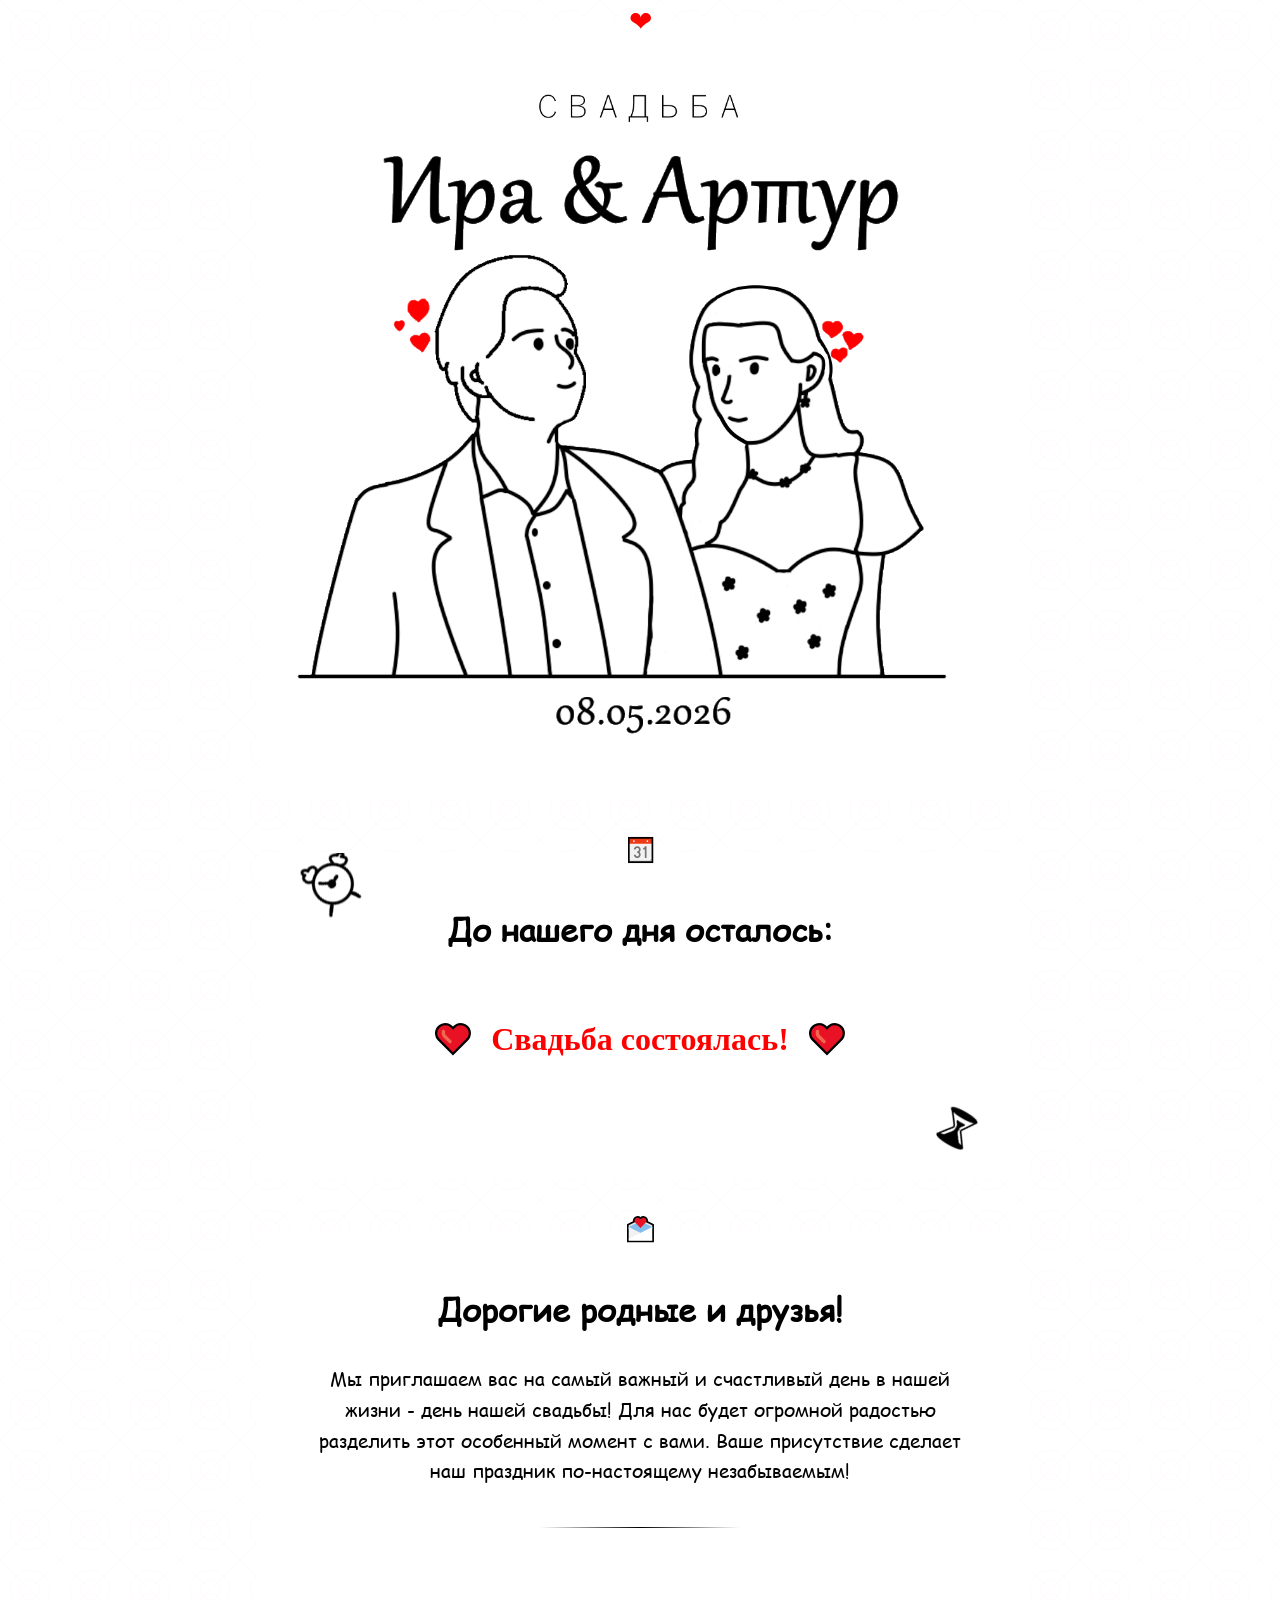
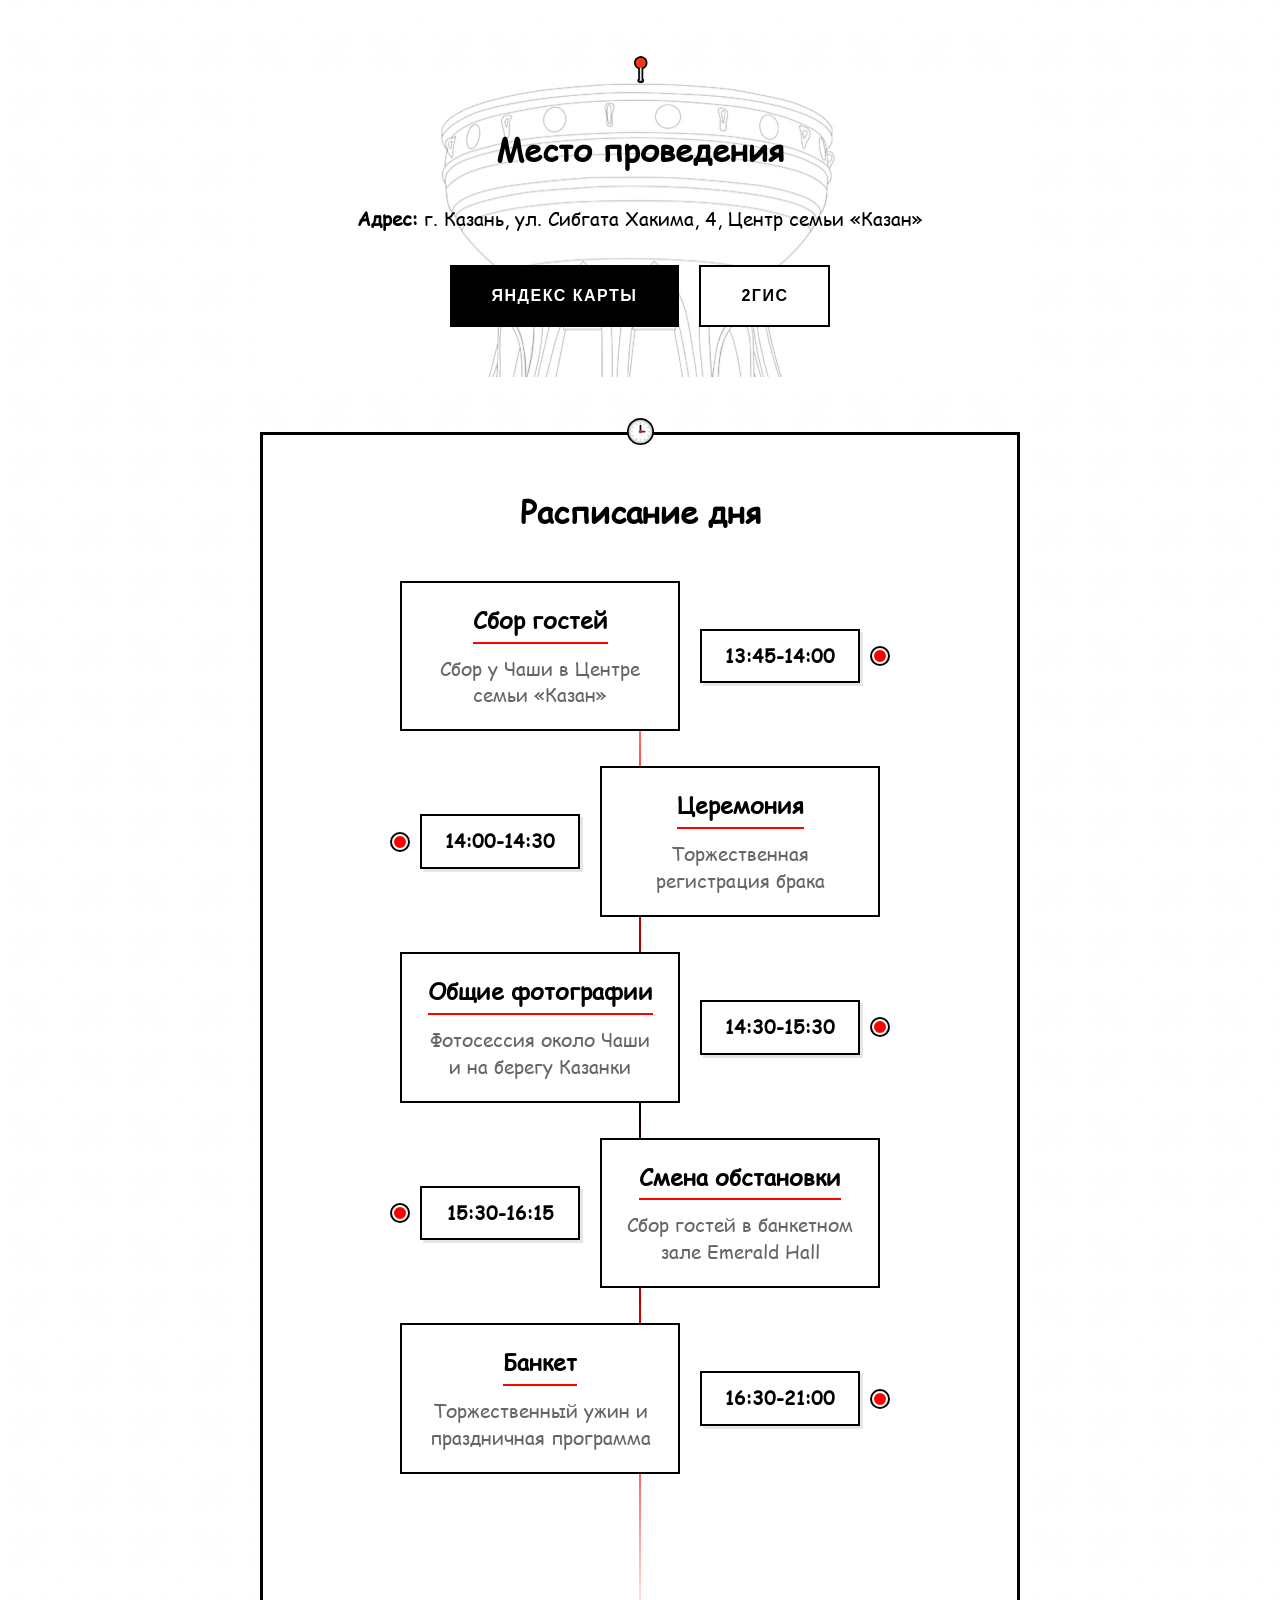
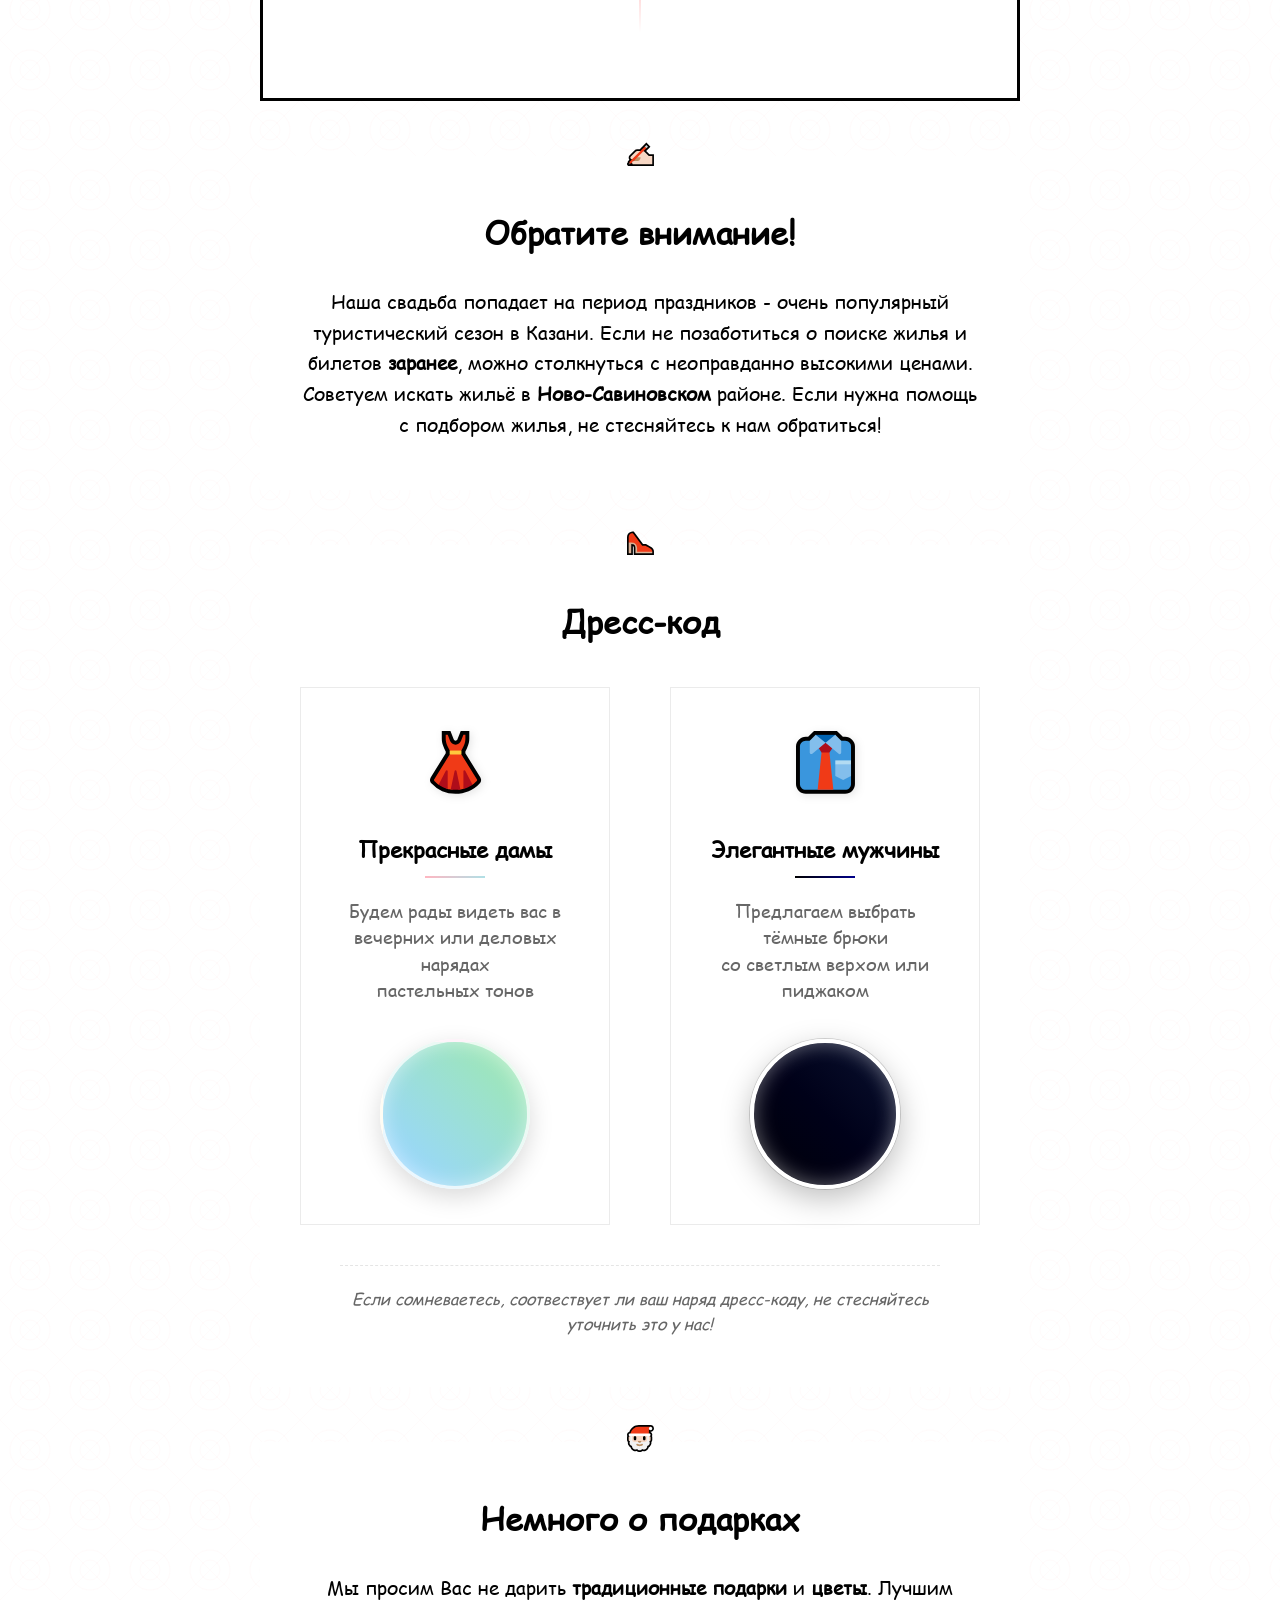
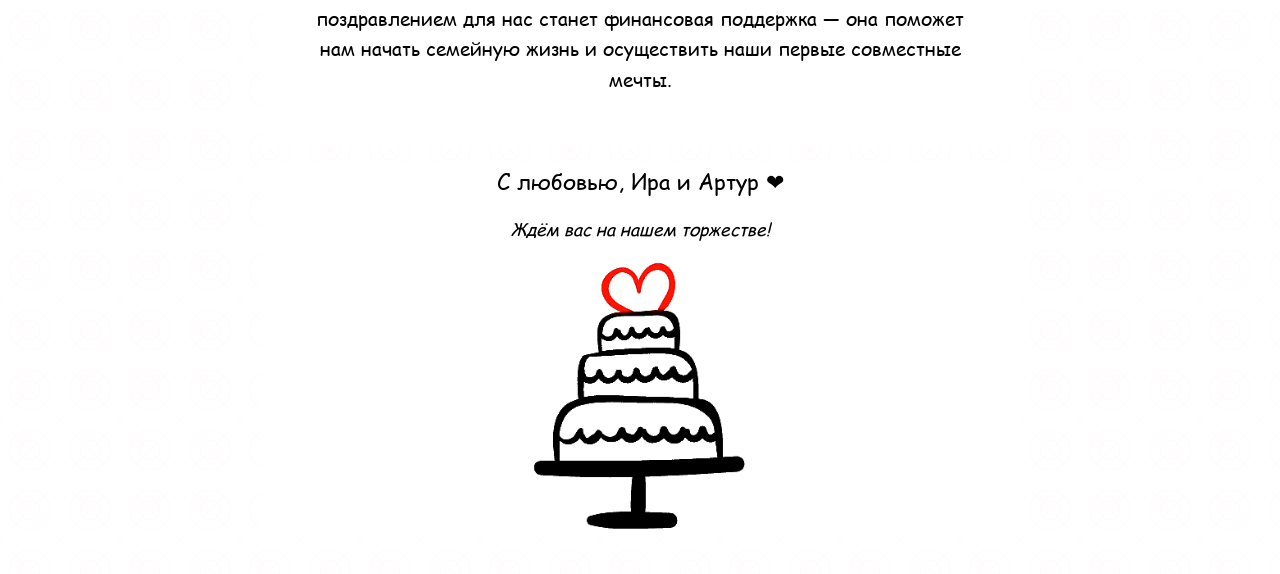
<file: index.html>
<!DOCTYPE html>
<html lang="ru">
<head>
    <meta charset="UTF-8">
    <meta name="viewport" content="width=device-width, initial-scale=1.0">
    <meta name="color-scheme" content="light">
    <meta name="theme-color" content="#ffffff">
    <title>Свадьба Иры и Артура</title>
    <link rel="icon" type="image/x-icon" href="static/images/favicon.ico">
    <link rel="stylesheet" href="static/css/style.css">
</head>
<body>
    <div class="container">
        <!-- 1. Заголовок с именами, фото и датой -->
        <section class="section header">
            <img src="static/images/wedding.png" alt="Ира и Артур" class="couple-photo">
        </section>

        <!-- 2. Обратный отсчет -->
        <section class="section countdown">
            <h2>До нашего дня осталось:</h2>
            <div class="countdown-container" id="countdown">
                <div class="countdown-item">
                    <span class="countdown-number" id="days">0</span>
                    <span class="countdown-label">дней</span>
                </div>
                <span class="countdown-separator">:</span>
                <div class="countdown-item">
                    <span class="countdown-number" id="hours">0</span>
                    <span class="countdown-label">часов</span>
                </div>
                <span class="countdown-separator">:</span>
                <div class="countdown-item">
                    <span class="countdown-number" id="minutes">0</span>
                    <span class="countdown-label">минут</span>
                </div>
                <span class="countdown-separator">:</span>
                <div class="countdown-item">
                    <span class="countdown-number" id="seconds">0</span>
                    <span class="countdown-label">секунд</span>
                </div>
            </div>
        </section>

        <!-- 3. Приветственные слова -->
        <section class="section welcome">
            <h2>Дорогие родные и друзья!</h2>
            <p>Мы приглашаем вас на самый важный и счастливый день в нашей жизни - день нашей свадьбы! Для нас будет огромной радостью разделить этот особенный момент с вами.
            Ваше присутствие сделает наш праздник по-настоящему незабываемым!</p>
            <div class="decorative-line"></div>
            <p style="font-style: italic; color: #666; font-family: 'Cormorant Garamond', serif;">
            </p>
        </section>

        <!-- 4. Адрес и карты -->
        <section class="section location">
            <h2>Место проведения</h2>
            <p><strong>Адрес:</strong> г. Казань, ул. Сибгата Хакима, 4, Центр семьи «Казан»</p>
            <div class="map-buttons">
                <a href="https://yandex.ru/maps/org/glavny_dvorets_brakosochetaniy/121605745308/?ll=49.108273%2C55.812818&z=17" class="btn" target="_blank">Яндекс Карты</a>
                <a href="https://2gis.ru/kazan/geo/2956122910690198" class="btn btn-outline" target="_blank">2ГИС</a>
            </div>
        </section>

        <!-- 5. Тайминг -->
        <section class="section schedule">
            <h2>Расписание дня</h2>
            <div class="timeline">
                <div class="timeline-item">
                    <div class="timeline-time">13:45-14:00</div>
                    <div class="timeline-content">
                        <h4>Сбор гостей</h4>
                        <p>Сбор у Чаши в Центре семьи «Казан»</p>
                    </div>
                </div>
                <div class="timeline-item">
                    <div class="timeline-time">14:00-14:30</div>
                    <div class="timeline-content">
                        <h4>Церемония</h4>
                        <p>Торжественная регистрация брака</p>
                    </div>
                </div>
                <div class="timeline-item">
                    <div class="timeline-time">14:30-15:30</div>
                    <div class="timeline-content">
                        <h4>Общие фотографии</h4>
                        <p>Фотосессия около Чаши и на берегу Казанки</p>
                    </div>
                </div>
                <div class="timeline-item">
                    <div class="timeline-time">15:30-16:15</div>
                    <div class="timeline-content">
                        <h4>Смена обстановки</h4>
                        <p>Сбор гостей в банкетном зале Emerald Hall</p>
                    </div>
                </div>
                <div class="timeline-item">
                    <div class="timeline-time">16:30-21:00</div>
                    <div class="timeline-content">
                        <h4>Банкет</h4>
                        <p>Торжественный ужин и праздничная программа</p>
                    </div>
                </div>
                <div class="timeline-item">
                    <div class="timeline-time">21:00-22:30</div>
                    <div class="timeline-content">
                        <h4>Дискотека</h4>
                        <p>Танцы до самой ночи!</p>
                    </div>
                </div>
            </div>
        </section>

        <!-- 6. Ваш текст -->
        <section class="section wishes">
            <h2>Обратите внимание!</h2>
            <p>Наша свадьба попадает на период праздников - очень популярный туристический сезон в Казани. Если не позаботиться о поиске жилья и билетов <b>заранее</b>, можно столкнуться с неоправданно высокими ценами.
            Советуем искать жильё в <b>Ново-Савиновском</b> районе. Если нужна помощь с подбором жилья, не стесняйтесь к нам обратиться!</p>
        </section>

        <!-- 7. Дресс-код -->
        <section class="section dresscode">
            <h2>Дресс-код</h2>
            <div class="dresscode-container">
                <!-- Для женщин -->
                <div class="dresscode-side women">
                    <div class="dresscode-icon">👗</div>
                    <h3>Прекрасные дамы</h3>
                    <p class="dresscode-description">
                        Будем рады видеть вас в вечерних или деловых нарядах<br>
                        пастельных тонов
                    </p>
                    <div class="color-circle women-colors"></div>
                </div>
                
                <!-- Для мужчин -->
                <div class="dresscode-side men">
                    <div class="dresscode-icon">👔</div>
                    <h3>Элегантные мужчины</h3>
                    <p class="dresscode-description">
                        Предлагаем выбрать тёмные брюки<br>
                        со светлым верхом или пиджаком
                    </p>
                    <div class="color-circle men-colors"></div>
                </div>
            </div>
            
            <p class="dresscode-note">
                <em>Если сомневаетесь, соотвествует ли ваш наряд дресс-коду, не стесняйтесь уточнить это у нас!</em>
            </p>
        </section>
        <section class="section gift">
            <h2>Немного о подарках</h2>
            
            <p>Мы просим Вас не дарить <b>традиционные подарки</b> и <b>цветы</b>.
Лучшим поздравлением для нас станет финансовая поддержка — она поможет нам начать семейную жизнь и
        осуществить наши первые совместные мечты.</p>
        </section>
        <!-- 8. Футер -->
        <footer class="section footer">
            <p style="font-size: 1.4em; margin-bottom: 15px;">
                С любовью, Ира и Артур ❤
            </p>
            <p style="font-style: italic; font-size: 1.1em;">
                Ждём вас на нашем торжестве!
            </p>
            <img src="static/images/cake.png">
        </footer>
    </div>

    <script src="static/js/script.js"></script>
</body>
</html>
</file>
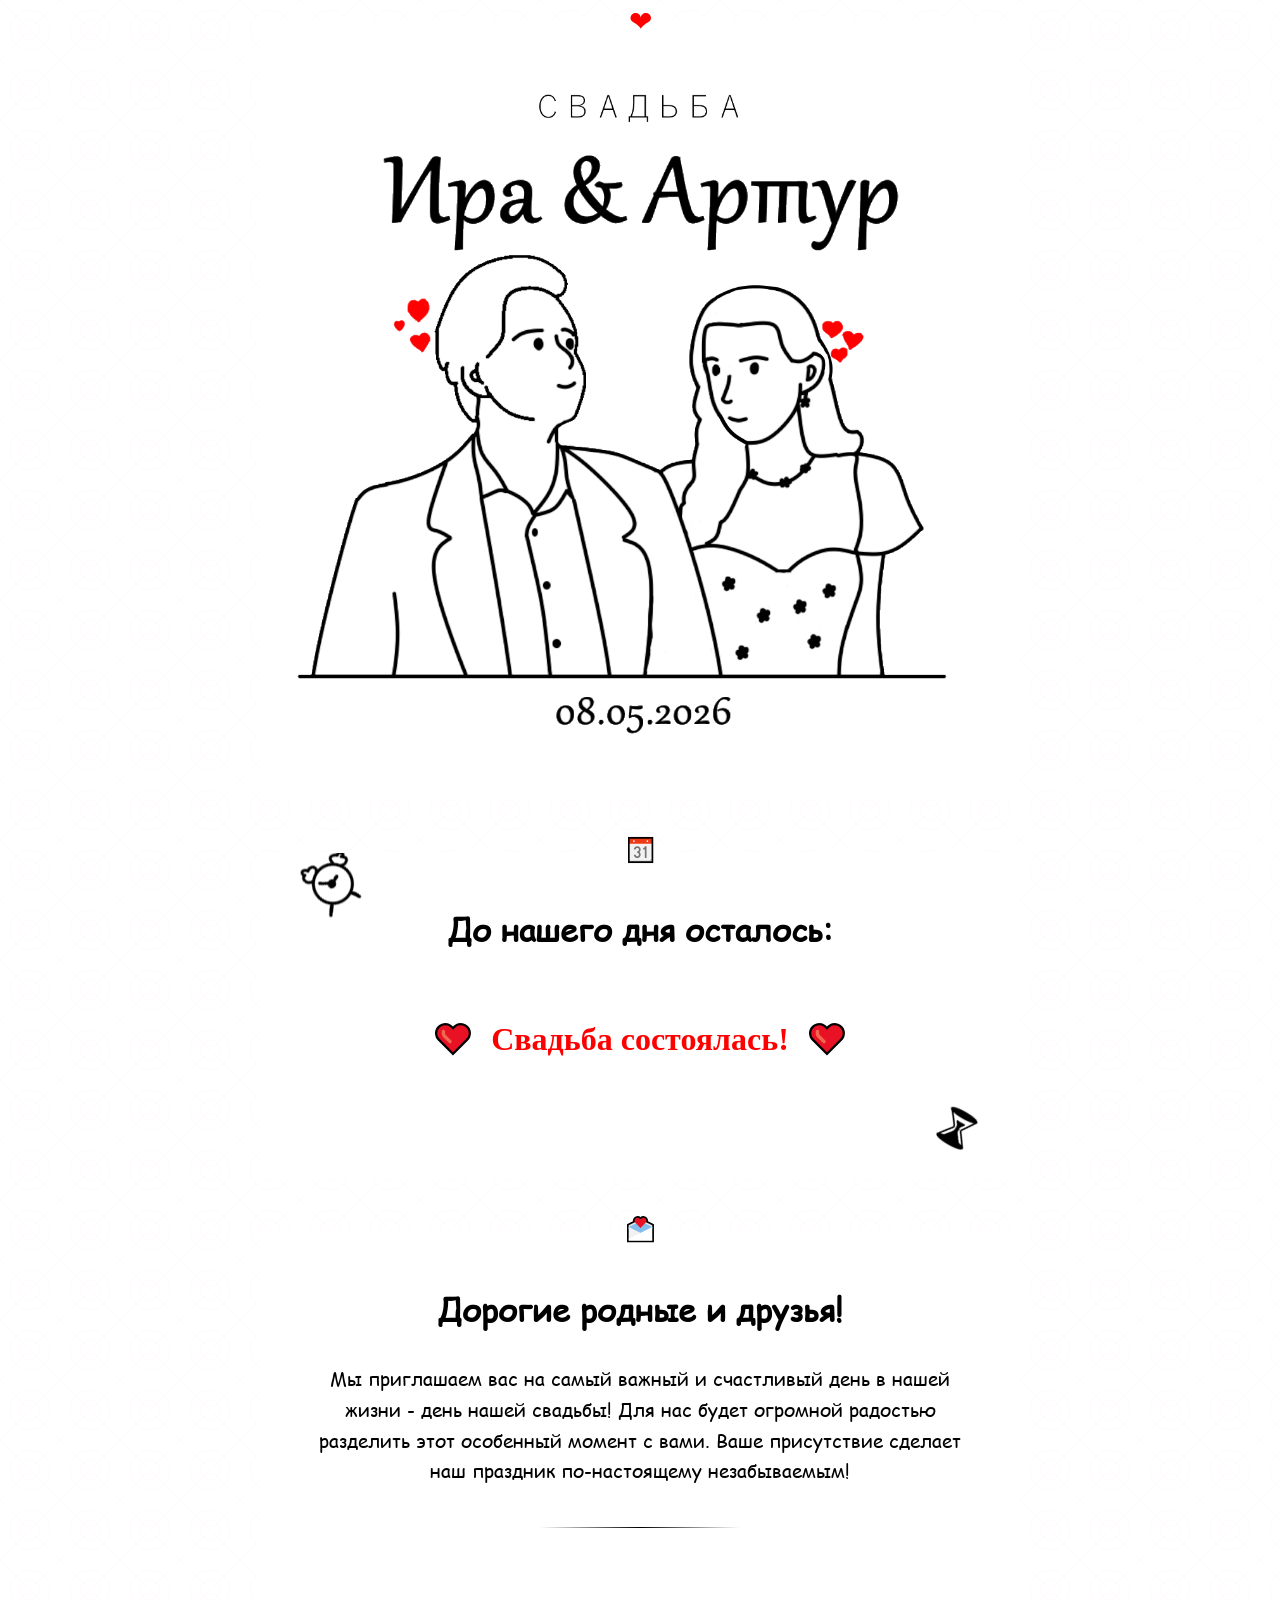
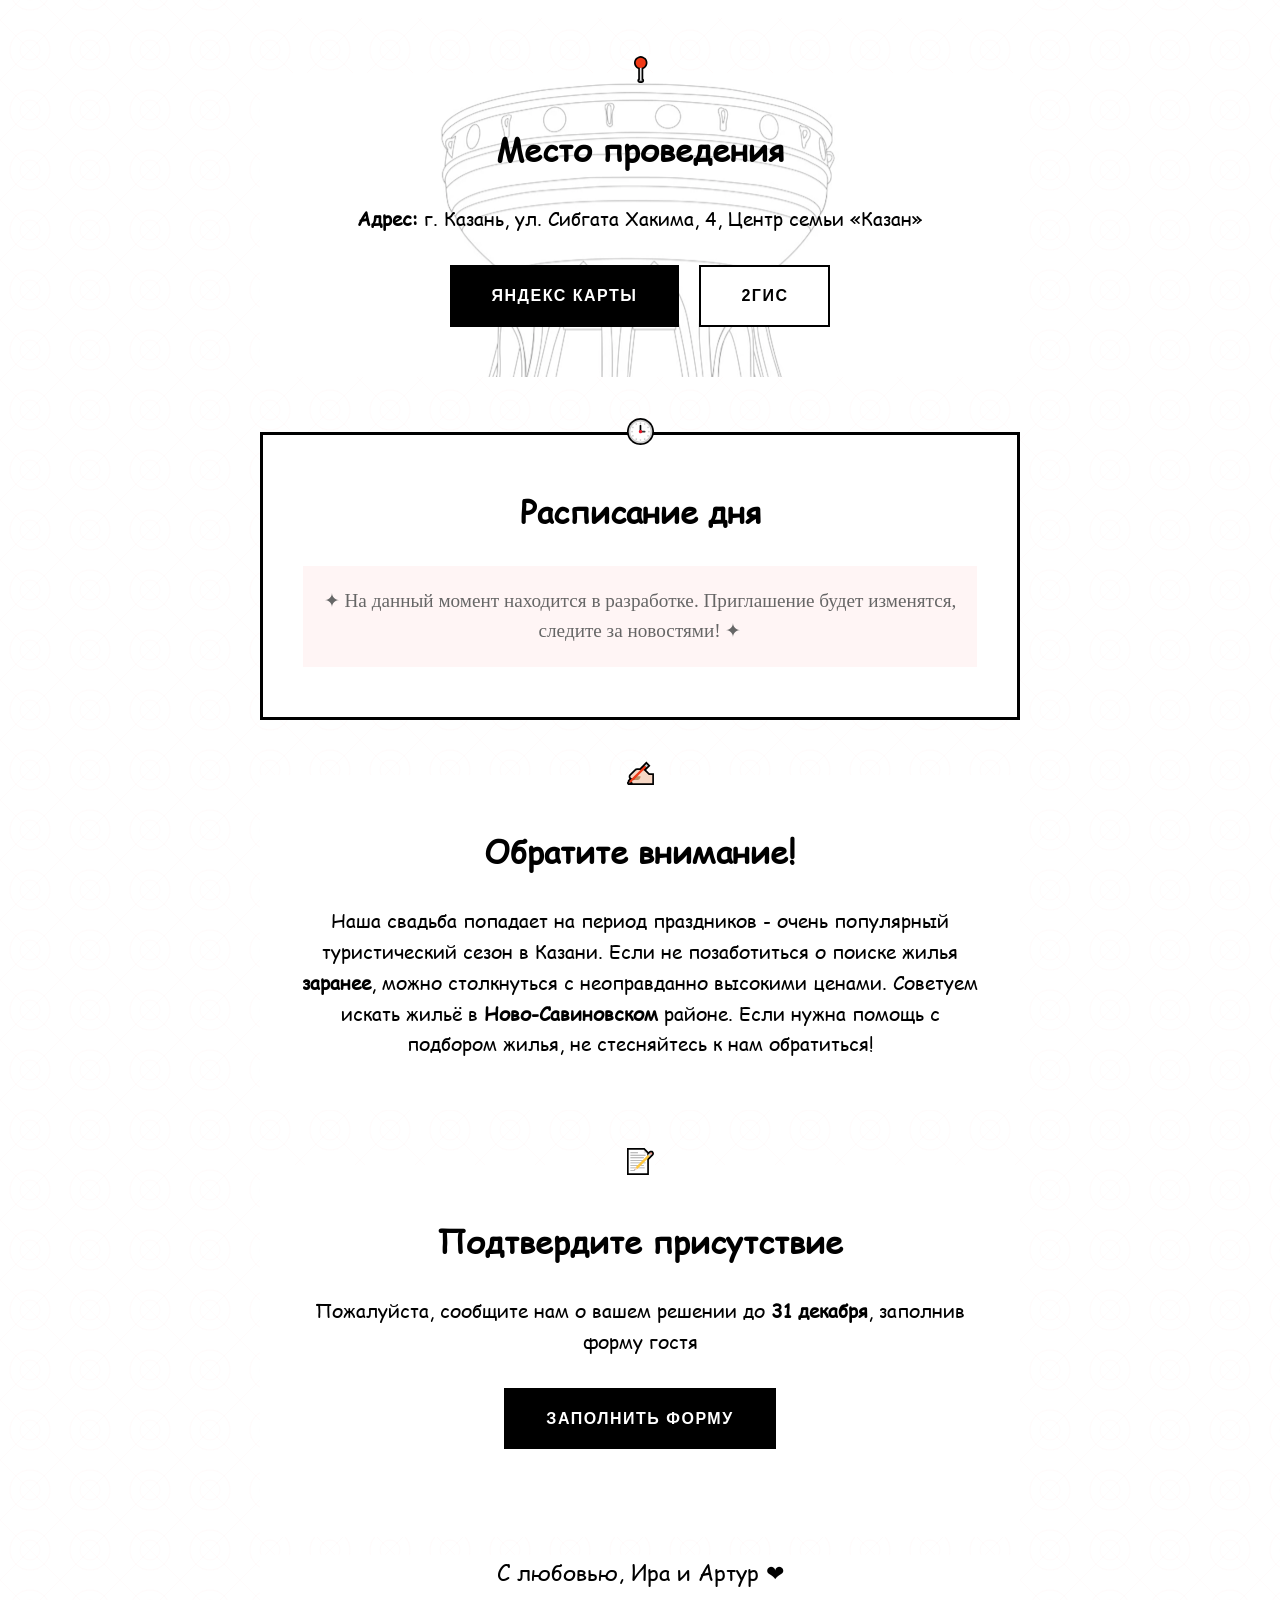
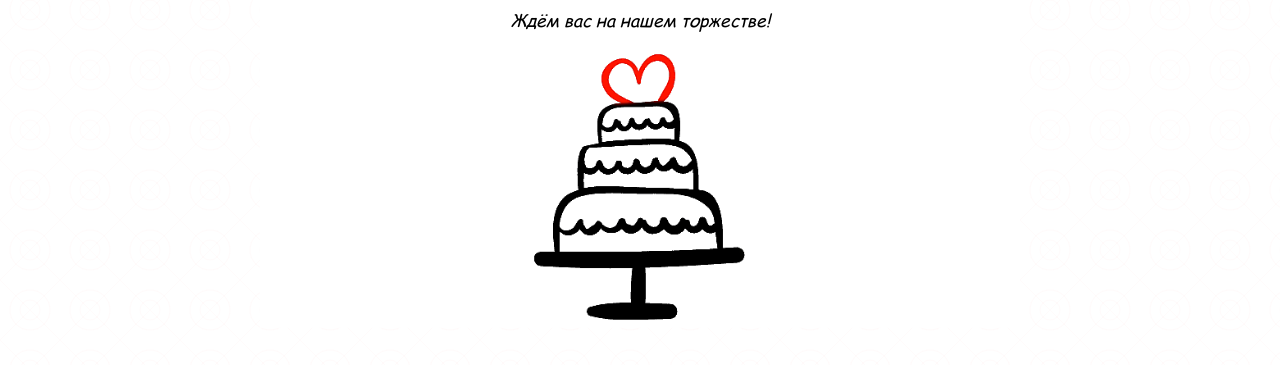
<file: templates/index.html>
<!DOCTYPE html>
<html lang="ru">
<head>
    <meta charset="UTF-8">
    <meta name="viewport" content="width=device-width, initial-scale=1.0">
    <title>Свадьба Иры и Артура</title>
    <link rel="icon" type="image/x-icon" href="/static/images/favicon.ico">
    <link rel="stylesheet" href="/static/css/style.css">
</head>
<body>
    <div class="container">
        <!-- 1. Заголовок с именами, фото и датой -->
        <section class="section header">
            <img src="/static/images/wedding.png" alt="Ира и Артур" class="couple-photo">
        </section>

        <!-- 2. Обратный отсчет -->
        <section class="section countdown">
            <h2>До нашего дня осталось:</h2>
            <div class="countdown-container" id="countdown">
                <div class="countdown-item">
                    <span class="countdown-number" id="days">0</span>
                    <span class="countdown-label">дней</span>
                </div>
                <span class="countdown-separator">:</span>
                <div class="countdown-item">
                    <span class="countdown-number" id="hours">0</span>
                    <span class="countdown-label">часов</span>
                </div>
                <span class="countdown-separator">:</span>
                <div class="countdown-item">
                    <span class="countdown-number" id="minutes">0</span>
                    <span class="countdown-label">минут</span>
                </div>
                <span class="countdown-separator">:</span>
                <div class="countdown-item">
                    <span class="countdown-number" id="seconds">0</span>
                    <span class="countdown-label">секунд</span>
                </div>
            </div>
        </section>

        <!-- 3. Приветственные слова -->
        <section class="section welcome">
            <h2>Дорогие родные и друзья!</h2>
            <p>Мы приглашаем вас на самый важный и счастливый день в нашей жизни - день нашей свадьбы! Для нас будет огромной радостью разделить этот особенный момент с вами.
            Ваше присутствие сделает наш праздник по-настоящему незабываемым!</p>
            <div class="decorative-line"></div>
            <p style="font-style: italic; color: #666; font-family: 'Cormorant Garamond', serif;">
            </p>
        </section>

        <!-- 4. Адрес и карты -->
        <section class="section location">
            <h2>Место проведения</h2>
            <p><strong>Адрес:</strong> г. Казань, ул. Сибгата Хакима, 4, Центр семьи «Казан»</p>
            <div class="map-buttons">
                <a href="https://yandex.ru/maps/org/glavny_dvorets_brakosochetaniy/121605745308/?ll=49.108273%2C55.812818&z=17" class="btn" target="_blank">Яндекс Карты</a>
                <a href="https://2gis.ru/kazan/geo/2956122910690198" class="btn btn-outline" target="_blank">2ГИС</a>
            </div>
        </section>

        <!-- 5. Тайминг -->
        <section class="section schedule">
            <h2>Расписание дня</h2>
            <div style="margin-top: 25px; padding: 20px; background: #fff5f5;">
                <p style="margin: 0; color: #666; font-size: 1.2em; font-family: 'Cormorant Garamond', serif;">
                    ✦ На данный момент находится в разработке. Приглашение будет изменятся, следите за новостями! ✦
                </p>
            </div>
        </section>

        <!-- 6. Ваш текст -->
        <section class="section wishes">
            <h2>Обратите внимание!</h2>
            <p>Наша свадьба попадает на период праздников - очень популярный туристический сезон в Казани. Если не позаботиться о поиске жилья <b>заранее</b>, можно столкнуться с неоправданно высокими ценами.
            Советуем искать жильё в <b>Ново-Савиновском</b> районе. Если нужна помощь с подбором жилья, не стесняйтесь к нам обратиться!</p>
        </section>

        <!-- 7. Кнопка RSVP с ссылкой на Яндекс Формы -->
        <section class="section rsvp">
            <h2>Подтвердите присутствие</h2>
            <p>Пожалуйста, сообщите нам о вашем решении до <b>31 декабря</b>, заполнив форму гостя</p>
            <a href="https://forms.yandex.ru/u/6922004e5056900da417e3d6" class="btn" target="_blank" style="margin: 30px 0;">
                Заполнить форму
            </a>
        </section>

        <!-- 8. Футер -->
        <footer class="section footer">
            <p style="font-size: 1.4em; margin-bottom: 15px;">
                С любовью, Ира и Артур ❤
            </p>
            <p style="font-style: italic; font-size: 1.1em;">
                Ждём вас на нашем торжестве!
            </p>
            <img src="/static/images/cake.png">
        </footer>
    </div>

    <script src="/static/js/script.js"></script>
</body>
</html>
</file>
<file: static/css/style.css>
/* Добавляем нормализацию и viewport */
@viewport {
    width: device-width;
}
:root {
  color-scheme: light only;
}

html {
  color-scheme: light;
}
* {
    margin: 0;
    padding: 0;
    box-sizing: border-box;
}
@font-face {
    font-family: 'Comic Sans MS';
    src: local('Comic Sans MS'),
         url('../fonts/COMIC.TTF') format('truetype');
}

@font-face {
    font-family: 'Comic Sans';
    src: local('Comic Sans'),
         url('../fonts/COMIC.TTF') format('truetype');
}
@font-face {
    font-family: 'Segoe UI Emoji';
    src: local('Segoe UI Emoji'),
         url('../fonts/seguiemj.ttf') format('truetype');
}


/* Принудительно для всех потенциальных эмодзи */
.heart,
.section::before,
.section::after,
[class*="emoji"],
[class*="icon"],
::before,
::after {
    font-family: 'Segoe UI Emoji', 'Segoe UI Symbol', 'Apple Color Emoji', 'Segoe UI', sans-serif !important;
    font-weight: normal !important;
    -webkit-font-feature-settings: "emoji" !important;
    font-feature-settings: "emoji" !important;
}

/* Конкретно для иконок секций */
.header::before,
.countdown::before,
.welcome::before,
.location::before,
.schedule::before,
.wishes::before,
.rsvp::before,
.footer::before {
    font-family: 'Segoe UI Emoji', 'Segoe UI Symbol', sans-serif !important;
    -webkit-font-smoothing: antialiased !important;
}
/* Основные стили */
body {
    font-family: 'Montserrat', -apple-system, BlinkMacSystemFont, 'Segoe UI', Roboto, Oxygen-Sans, Ubuntu, Cantarell, sans-serif;
    line-height: 1.6;
    color: #000000;
    background-color: #ffffff;
    background-image: url('data:image/svg+xml,<svg width="60" height="60" viewBox="0 0 60 60" xmlns="http://www.w3.org/2000/svg"><g fill="none" stroke="rgba(255,0,0,0.03)" stroke-width="0.5"><path d="M0 0L60 60M60 0L0 60"/><circle cx="30" cy="30" r="20"/><circle cx="30" cy="30" r="10"/></g></svg>');
    -webkit-font-smoothing: antialiased;
    -moz-osx-font-smoothing: grayscale;
}

.container {
    max-width: 800px;
    margin: 0 auto;
    padding: 20px 20px 0px 20px;
}

.section {
    background: #ffffff;
    margin: 55px 0;
    padding: 50px 40px;
    border-radius: 0;
    position: relative;
    text-align: center;
}

/* Иконки для секций */
.section::before {
    content: '❤';
    position: absolute;
    top: -20px;
    left: 50%;
    transform: translateX(-50%);
    background: #ffffff00;
    padding: 0 20px;
    color: #ff0000;
    font-size: 24px;
    font-family: 'Montserrat', sans-serif;
}

.header::before {
    content: '❤' !important;
    font-size: 28px !important;
    animation: heartbeat 1.5s ease-in-out infinite;
    filter: none !important;
    font-family: Arial, Helvetica, sans-serif !important;
}

.countdown::before {
    content: '📆' !important;
}

.welcome::before {
    content: '💌' !important;
}

.location::before {
    content: '📍' !important;
}

.schedule::before {
    content: '🕒' !important;
}

.wishes::before {
    content: '✍🏻' !important;
}

.rsvp::before {
    content: '📝' !important;
}

.footer::before {
    content: '' !important;
}

.dresscode::before{
    content: '👠' !important;
}
.gift::before{
    content: '🎅🏻' !important;
}
.header {
    text-align: center;
    padding: 10px 0 0px;
    background: #ffffff;
    margin-top: 0;
}

/* Анимация пульсации сердца */
@keyframes heartbeat {
    0% {
        transform: translateX(-50%) scale(1);
    }
    25% {
        transform: translateX(-50%) scale(1.1);
    }
    50% {
        transform: translateX(-50%) scale(1);
    }
    75% {
        transform: translateX(-50%) scale(1.15);
    }
    100% {
        transform: translateX(-50%) scale(1);
    }
}

.couple-photo {
    width: 100%;
    position: relative;
}

/* Заголовки используют Comic Sans */
h1 {
    color: #000000;
    font-family: 'Comic Sans MS', 'Comic Sans', cursive, sans-serif;
    font-size: 3.5em;
    font-weight: 700;
    margin-bottom: 10px;
    letter-spacing: 1px;
    text-transform: uppercase;
    position: relative;
}

h1::after {
    content: '';
    position: absolute;
    bottom: -10px;
    left: 50%;
    transform: translateX(-50%);
    width: 100px;
    height: 2px;
    background: #ff0000;
}

h2 {
    color: #000000;
    font-family: 'Comic Sans MS', 'Comic Sans', cursive, sans-serif;
    font-size: 2em;
    font-weight: 600;
    margin-bottom: 30px;
    position: relative;
}

/* Все текстовые элементы используют Comic Sans */
.welcome p, .location p, .wishes p, .rsvp p, .timeline-item, .footer p, .gift p {
    font-family: 'Comic Sans MS', 'Comic Sans', cursive, sans-serif;
    font-size: 1.2em;
    font-weight: 500;
}

.date {
    font-family: 'Comic Sans MS', 'Comic Sans', cursive, sans-serif;
    font-size: 1.8em;
    color: #000000;
    margin: 30px 0;
    font-weight: 500;
    letter-spacing: 1px;
}

.names {
    font-family: 'Comic Sans MS', 'Comic Sans', cursive, sans-serif;
    font-size: 2.8em;
    color: #000000;
    margin: 40px 0;
    font-weight: 700;
    position: relative;
}

.names::before,
.names::after {
    content: '❦';
    color: #ff0000;
    margin: 0 20px;
    font-size: 0.7em;
    vertical-align: middle;
    font-family: 'Montserrat', sans-serif;
}

.btn {
    display: inline-block;
    padding: 16px 40px;
    background: #000000;
    color: #ffffff;
    text-decoration: none;
    border-radius: 0;
    border: 2px solid #000000;
    cursor: pointer;
    font-family: 'Montserrat', -apple-system, BlinkMacSystemFont, sans-serif;
    font-size: 1em;
    font-weight: 600;
    transition: all 0.3s ease;
    text-align: center;
    text-transform: uppercase;
    letter-spacing: 1.5px;
    position: relative;
    overflow: hidden;
}

.btn::before {
    content: '';
    position: absolute;
    top: 0;
    left: -100%;
    width: 100%;
    height: 100%;
    background: #ff0000;
    transition: left 0.3s ease;
    z-index: -1;
}

.btn:hover {
    color: #ffffff;
    transform: translateY(-3px);
    box-shadow: 0 8px 25px rgba(255, 0, 0, 0.3);
}

.btn:hover::before {
    left: 0;
}

.btn-outline {
    background: white;
    color: #000000;
    border: 2px solid #000000;
}

.btn-outline:hover {
    color: #ffffff;
}

.countdown {
    background: url('../images/coutdown background.png');
    background-size: 100% auto;
    background-repeat: no-repeat;
    background-position: bottom;
}

.location {
    background: url('../images/location background.png');
    background-size: 100% auto;
    background-repeat: no-repeat;
    background-position: top;
}

.map-buttons {
    display: flex;
    gap: 20px;
    margin-top: 30px;
    justify-content: center;
}

.footer {
    text-align: center;
    padding: 0px 0px 0px 0px;
    margin-bottom: 0 !important;
    transform: translateY(-10%) !important;
    color: #000000;
    background: #ffffff;
}

.heart {
    color: #ff0000;
    margin: 0 8px;
    animation: pulse 2s infinite;
    font-family: Arial, Helvetica, sans-serif;
}

@keyframes pulse {
    0% { transform: scale(1); }
    50% { transform: scale(1.1); }
    100% { transform: scale(1); }
}

/* Декоративные элементы */
.decorative-line {
    height: 1px;
    background: linear-gradient(90deg, transparent, #000000, transparent);
    margin: 40px auto;
    width: 200px;
}

.red-accent {
    color: #ff0000;
    font-weight: 600;
}

.schedule {
    border: solid black;
}

/* Стили для таймера */
.countdown-container {
    display: flex;
    justify-content: center;
    align-items: center;
    gap: 15px;
    margin: 40px 0;
    flex-wrap: wrap;
}

.countdown-item {
    text-align: center;
    position: relative;
}

.countdown-number {
    font-family: 'Comic Sans MS', 'Comic Sans', cursive, sans-serif;
    font-size: 3.5em;
    font-weight: 700;
    display: block;
    line-height: 1;
    color: #000000;
    text-shadow: 2px 2px 0px rgba(255, 0, 0, 0.1);
    animation: float 3s ease-in-out infinite;
}

.countdown-item:nth-child(2) .countdown-number {
    animation-delay: 0.5s;
}

.countdown-item:nth-child(3) .countdown-number {
    animation-delay: 1s;
}

.countdown-item:nth-child(4) .countdown-number {
    animation-delay: 1.5s;
}

@keyframes float {
    0%, 100% { transform: translateY(0) rotate(-1deg); }
    50% { transform: translateY(-5px) rotate(1deg); }
}

.countdown-label {
    font-family: 'Comic Sans MS', 'Comic Sans', cursive, sans-serif;
    font-size: 1.1em;
    text-transform: lowercase;
    letter-spacing: 1px;
    color: #000000;
    margin-top: 8px;
    display: block;
    font-weight: 500;
}

.countdown-separator {
    font-family: 'Comic Sans MS', 'Comic Sans', cursive, sans-serif;
    font-size: 4em;
    color: #ff0000;
    margin: 0 5px;
    animation: blink 2s infinite;
    transform: translateY(-20px);
    font-weight: 600;
}
/* Стили для таймлайна - компактная версия */
.timeline {
    position: relative;
    max-width: 700px;
    margin: 30px auto 0;
    padding: 15px 0;
}

.timeline::before {
    content: '';
    position: absolute;
    left: 50%;
    transform: translateX(-50%);
    width: 2px;
    height: calc(100% - 30px);
    background: linear-gradient(to bottom, transparent, #ff0000, #000000, #ff0000, transparent);
    top: 15px;
}

.timeline-item {
    display: flex;
    justify-content: center;
    align-items: center;
    margin-bottom: 35px;
    position: relative;
}

.timeline-item:last-child {
    margin-bottom: 0;
}

.timeline-item:nth-child(odd) {
    flex-direction: row-reverse;
}

.timeline-time {
    width: 160px;
    padding: 10px 15px;
    background: #ffffff;
    color: #000000;
    border: 2px solid #000000;
    border-radius: 0;
    font-family: 'Comic Sans MS', 'Comic Sans', cursive, sans-serif;
    font-size: 1em;
    font-weight: 600;
    text-align: center;
    z-index: 1;
    position: relative;
    margin: 0 20px;
    box-shadow: 3px 3px 0 rgba(0, 0, 0, 0.1);
}

.timeline-time::after {
    content: '';
    position: absolute;
    top: 50%;
    transform: translateY(-50%);
    width: 12px;
    height: 12px;
    background: #ff0000;
    border-radius: 50%;
    border: 2px solid #ffffff;
    box-shadow: 0 0 0 2px #000000;
}

.timeline-item:nth-child(odd) .timeline-time::after {
    right: -30px;
}

.timeline-item:nth-child(even) .timeline-time::after {
    left: -30px;
}

.timeline-content {
    width: 280px;
    padding: 20px;
    background: #ffffff;
    border: 2px solid rgba(0, 0, 0, 1);
    border-radius: 0;
    position: relative;
    transition: all 0.3s ease;
}

.timeline-content:hover {
    border-color: #ff0000;
    transform: translateY(-2px);
}

.timeline-content h4 {
    color: #000000;
    font-family: 'Comic Sans MS', 'Comic Sans', cursive, sans-serif;
    font-size: 1.2em;
    margin-bottom: 8px;
    font-weight: 700;
    position: relative;
    display: inline-block;
}

.timeline-content h4::after {
    content: '';
    position: absolute;
    bottom: -4px;
    left: 0;
    width: 100%;
    height: 2px;
    background: #ff0000;
}

.timeline-content p {
    font-family: 'Comic Sans MS', 'Comic Sans', cursive, sans-serif;
    font-size: 1em;
    color: #666;
    line-height: 1.4;
    margin-top: 8px;
}

/* Анимация появления элементов таймлайна */
.timeline-item {
    opacity: 0;
    transform: translateX(-20px);
    transition: opacity 0.5s ease, transform 0.5s ease;
}

.timeline-item:nth-child(even) {
    transform: translateX(20px);
}

.timeline-item.visible {
    opacity: 1;
    transform: translateX(0);
}


.dresscode-container {
    display: flex;
    justify-content: space-between;
    align-items: stretch;
    max-width: 900px;
    margin: 40px auto 30px;
    gap: 60px; /* Увеличил отступ между блоками вместо разделителя */
}

.dresscode-side {
    flex: 1;
    padding: 35px 30px;
    text-align: center;
    background: #ffffff;
    border-radius: 0;
    position: relative;
    min-height: 350px;
    display: flex;
    flex-direction: column;
    align-items: center;
    justify-content: space-between;
    border: 1px solid rgba(0, 0, 0, 0.08);
    transition: all 0.3s ease;
}

.dresscode-side:hover {
    transform: translateY(-5px);
    box-shadow: 0 10px 30px rgba(0, 0, 0, 0.08);
}

.dresscode-icon {
    font-size: 3.5em;
    margin-bottom: 20px;
    filter: drop-shadow(2px 2px 4px rgba(0,0,0,0.1));
}

.dresscode-side h3 {
    color: #000000;
    font-family: 'Comic Sans MS', 'Comic Sans', cursive, sans-serif;
    font-size: 1.4em;
    margin-bottom: 20px;
    font-weight: 700;
    position: relative;
    padding-bottom: 10px;
}

.dresscode-side h3::after {
    content: '';
    position: absolute;
    bottom: 0;
    left: 50%;
    transform: translateX(-50%);
    width: 60px;
    height: 2px;
}

.women h3::after {
    background: linear-gradient(90deg, #ffb6c1, #b0e0e6);
}

.men h3::after {
    background: linear-gradient(90deg, #000000, #00008b);
}

.dresscode-description {
    font-family: 'Comic Sans MS', 'Comic Sans', cursive, sans-serif;
    font-size: 1.1em;
    color: #666;
    line-height: 1.5;
    margin-bottom: 35px;
    flex-grow: 1;
    display: flex;
    align-items: center;
}

/* Цветовые круги */
.color-circle {
    width: 150px;
    height: 150px;
    border-radius: 50%;
    margin: 0 auto;
    position: relative;
    display: flex;
    align-items: center;
    justify-content: center;
    overflow: hidden;
    box-shadow: 0 8px 25px rgba(0, 0, 0, 0.15);
}

.women-colors {
    background: linear-gradient(
        45deg,
        #ffccd5 0%,     /* Более насыщенный светло-розовый */
        #e6b8ff 20%,    /* Светло-сиреневый */
        #99d6ff 40%,    /* Голубой */
        #9de7b3 60%,    /* Мятный */
        #ffd8b1 80%,    /* Персиковый */
        #fffccc 100%    /* Замыкаем круг */
    );
    animation: womenGradient 8s ease infinite;
    background-size: 400% 400%;
    border: 3px solid rgba(255, 255, 255, 0.8);
    box-shadow: 
        0 8px 25px rgba(0, 0, 0, 0.15),
        inset 0 0 20px rgba(255, 255, 255, 0.5);
}

.men-colors {
    background: linear-gradient(
        45deg,
        #000000 0%,
        #000000 25%,
        #000119 50%,
        #101b3d 75%,
        #102559 100%
    );
    animation: menGradient 6s ease infinite;
    background-size: 300% 300%;
    border: 4px solid white;
    box-shadow: 
        0 10px 30px rgba(0, 0, 0, 0.25),
        0 0 0 1px rgba(0, 0, 0, 0.15),
        inset 0 0 20px rgba(255, 255, 255, 0.4);
}

/* Убрал .color-name так как надписи больше нет */

@keyframes womenGradient {
    0% { 
        background-position: 0% 50%;
        transform: rotate(0deg) scale(1);
    }
    50% { 
        background-position: 100% 50%;
        transform: rotate(180deg) scale(1.05);
    }
    100% { 
        background-position: 0% 50%;
        transform: rotate(360deg) scale(1);
    }
}

@keyframes menGradient {
    0% { 
        background-position: 0% 50%;
        transform: rotate(0deg) scale(1);
    }
    50% { 
        background-position: 100% 50%;
        transform: rotate(-180deg) scale(1.05);
    }
    100% { 
        background-position: 0% 50%;
        transform: rotate(-360deg) scale(1);
    }
}

/* Убрал весь блок .dresscode-divider */

.dresscode-note {
    font-family: 'Comic Sans MS', 'Comic Sans', cursive, sans-serif;
    font-size: 1em;
    color: #666;
    text-align: center;
    margin-top: 40px;
    padding-top: 20px;
    border-top: 1px dashed rgba(0, 0, 0, 0.1);
    max-width: 600px;
    margin-left: auto;
    margin-right: auto;
}

/* Адаптивность для дресс-кода */
@media (max-width: 768px) {
    .dresscode-container {
        flex-direction: column;
        gap: 40px; /* Отступ между вертикальными блоками */
        max-width: 500px;
    }
    
    .dresscode-side {
        min-height: 300px;
        padding: 30px 25px;
    }
    
    .color-circle {
        width: 130px;
        height: 130px;
    }
}

@media (max-width: 480px) {
    .dresscode-container {
        gap: 35px;
    }
    
    .dresscode-side {
        min-height: 280px;
        padding: 25px 20px;
    }
    
    .dresscode-icon {
        font-size: 3em;
    }
    
    .dresscode-side h3 {
        font-size: 1.2em;
    }
    
    .dresscode-description {
        font-size: 1em;
        margin-bottom: 30px;
    }
    
    .color-circle {
        width: 120px;
        height: 120px;
    }
    
    .dresscode-note {
        font-size: 0.95em;
        margin-top: 30px;
    }
}

/* Адаптивность для таймлайна */
@media (max-width: 768px) {
    .timeline::before {
        left: 0;
        height: calc(100% - 40px);
        top: 20px;
    }
    
    .timeline-item {
        flex-direction: column !important;
        align-items: flex-start;
        margin-left: 50px;
        margin-bottom: 30px;
        transform: translateY(20px) !important;
    }
    
    .timeline-item.visible {
        transform: translateY(0) !important;
    }
    
    .timeline-time {
        width: 100%;
        max-width: 180px;
        margin: 0 0 15px 0;
        text-align: left;
        padding-left: 35px;
        font-size: 0.95em;
    }
    
    .timeline-time::after {
        left: -37px !important;
        right: auto !important;
        width: 10px;
        height: 10px;
    }
    
    .timeline-content {
        width: 100%;
        max-width: 100%;
        padding: 18px;
    }
    
    .timeline-content h3 {
        font-size: 1.1em;
    }
    
    .timeline-content p {
        font-size: 0.95em;
    }
}

@media (max-width: 480px) {
    .timeline {
        margin: 25px auto 0;
        padding: 10px 0;
    }
    
    .timeline::before {
        background: white;
    }
    
    .timeline-item {
        margin-left: 40px;
        margin-bottom: 25px;
    }
    
    .timeline-time {
        font-size: 0.9em;
        padding: 8px 12px;
        max-width: 160px;
    }
    
    .timeline-content {
        padding: 15px;
    }
    
    .timeline-content h3 {
        font-size: 1em;
    }
    
    .timeline-content p {
        font-size: 0.9em;
    }
}
@keyframes blink {
    0%, 100% { opacity: 1; }
    50% { opacity: 0.7; }
}
.footer img{
        width: 30%;
    }
/* Адаптивность */
@media (max-width: 768px) {
    .container {
        padding: 0px 15px 0px 15px;
    }
    
    .section {
        padding: 40px 25px;
        margin: 25px 0px;
    }
    .schedule{
        margin: 40px 10px;
    }
    
    .header {
        padding: 60px 0 40px;
    }
    
    h1 {
        font-size: 2.5em;
    }
    
    .names {
        font-size: 2.2em;
    }
    
    .date {
        font-size: 1.5em;
    }
    
    .map-buttons {
        flex-direction: column;
        align-items: center;
    }
    
    .btn {
        width: 100%;
        max-width: 300px;
        margin-bottom: 15px;
    }
    
    .couple-photo {
        width: 100%;
        position: relative;
    }
    
    h2 {
        font-size: 1.7em;
    }
    .countdown{
        background: none;
    }
    .countdown-container {
        gap: 10px;
    }
    
    .countdown-number {
        font-size: 2.8em;
    }
    
    .countdown-separator {
        font-size: 2em;
    }
    
    .countdown-label {
        font-size: 1em;
    }
    .footer {
    text-align: center;
    padding: 0px;
    margin-bottom: 0 !important;
    color: #000000;
    background: #ffffff;
    }
    .footer img{
        width: 30%;
    }
}

@media (max-width: 480px) {
    .footer img{
        width: 50%;
    }
    h1 {
        font-size: 2em;
    }
    
    .names {
        font-size: 1.8em;
    }
    
    .section {
        padding: 30px 20px;
    }
    
    .countdown-container {
        gap: 8px;
    }
    
    .countdown-number {
        font-size: 2.2em;
    }
    
    .countdown-separator {
        font-size: 1.6em;
        transform: translateY(-16px);
        margin: 0 3px;
    }
    
    .countdown-label {
        font-size: 0.9em;
    }
    .footer {
    text-align: center;
    padding: 0px;
    margin-bottom: 0 !important;
    color: #000000;
    background: #ffffff;
    }
}
</file>
